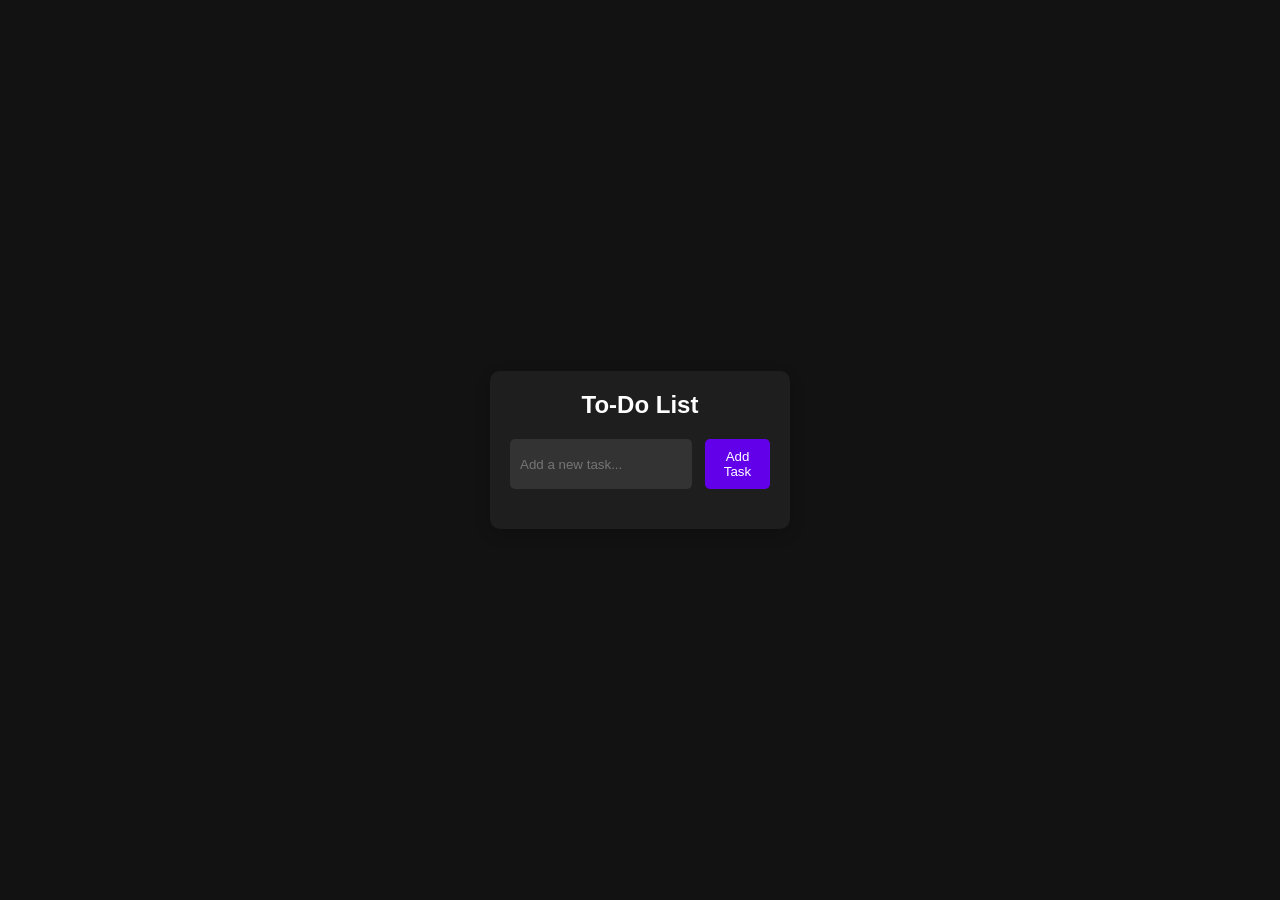
<file: 01_todo-localstorage/index.html>
<!DOCTYPE html>
<html lang="en">
  <head>
    <meta charset="UTF-8" />
    <meta name="viewport" content="width=device-width, initial-scale=1.0" />
    <title>Dark Mode To-Do List</title>
    <link rel="stylesheet" href="styles.css" />
  </head>
  <body>
    <div class="container">
      <h1>To-Do List</h1>
      <div class="input-container">
        <input type="text" id="todo-input" placeholder="Add a new task..." />
        <button id="add-task-btn">Add Task</button>
      </div>
      <ul id="todo-list"></ul>
    </div>
    <script src="script.js"></script>
  </body>
</html>
</file>
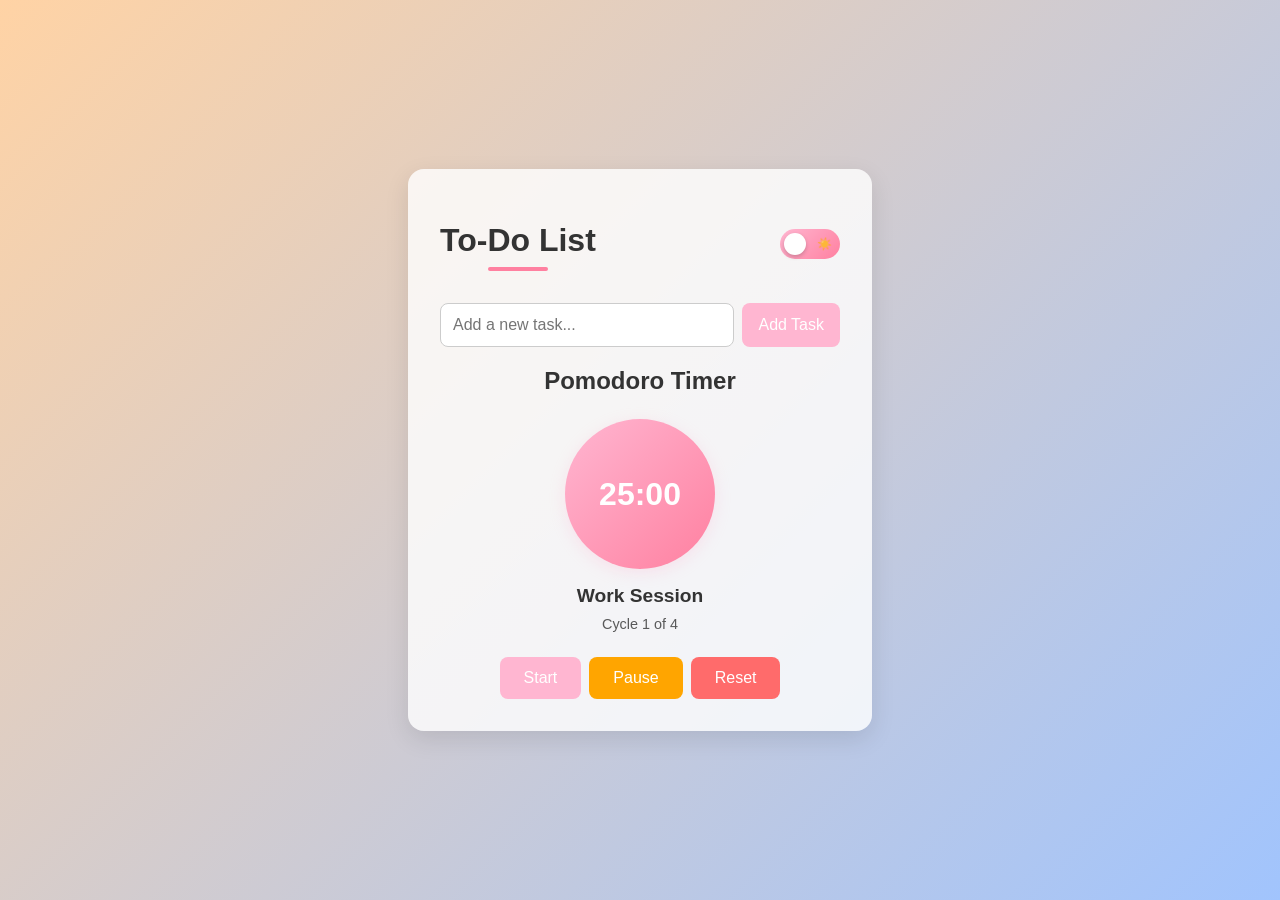
<file: 01_todo_localStorage/index.html>
<!DOCTYPE html>
<html lang="en">

<head>
  <meta charset="UTF-8" />
  <meta name="viewport" content="width=device-width, initial-scale=1.0" />
  <title>Dark Mode To-Do List</title>
  <link rel="stylesheet" href="styles.css" />
</head>

<body>
  <div class="container">
    <div class="header">
      <h1>To-Do List</h1>
      <div class="theme-toggle">
        <input type="checkbox" id="theme-switch" />
        <label for="theme-switch" class="toggle-slider"></label>
      </div>
    </div>
    <div class="input-container">
      <input type="text" id="todo-input" placeholder="Add a new task..." />
      <button id="add-task-btn">Add Task</button>
    </div>
    
    <ul id="todo-list"></ul>
    
    <!-- Pomodoro Timer Section -->
    <div class="pomodoro-container">
      <h2>Pomodoro Timer</h2>
      <div class="timer-display">
        <div class="timer-circle">
          <span id="timer-minutes">25</span>:<span id="timer-seconds">00</span>
        </div>
        <div class="phase-info">
          <span id="current-phase">Work Session</span>
          <span id="cycle-count">Cycle 1 of 4</span>
        </div>
      </div>
      <div class="timer-controls">
        <button id="start-timer">Start</button>
        <button id="pause-timer">Pause</button>
        <button id="reset-timer">Reset</button>
      </div>
    </div>
  </div>
  <script src="cript.js"></script>
</body>

</html>
</file>
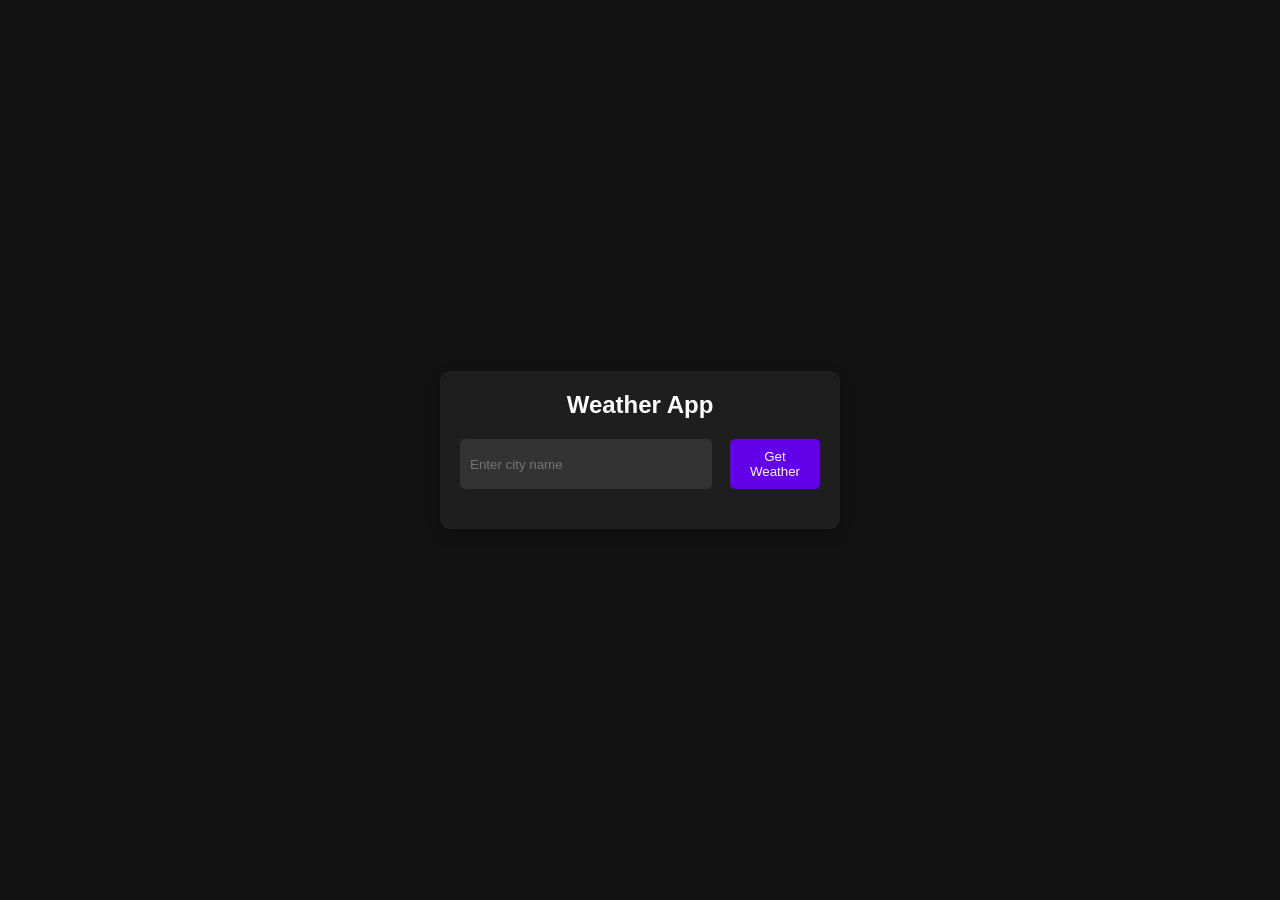
<file: 02_weather/index.html>
<!DOCTYPE html>
<html lang="en">
  <head>
    <meta charset="UTF-8" />
    <meta name="viewport" content="width=device-width, initial-scale=1.0" />
    <title>Weather App</title>
    <link rel="stylesheet" href="styles.css" />
  </head>
  <body>
    <div class="container">
      <h1>Weather App</h1>
      <div class="input-container">
        <input type="text" id="city-input" placeholder="Enter city name" />
        <button id="get-weather-btn">Get Weather</button>
      </div>
      <div id="weather-info" class="hidden">
        <h2 id="city-name"></h2>
        <p id="temperature"></p>
        <p id="description"></p>
      </div>
      <p id="error-message" class="hidden">City not found. Please try again.</p>
    </div>
    <script src="script.js"></script>
  </body>
</html>
</file>
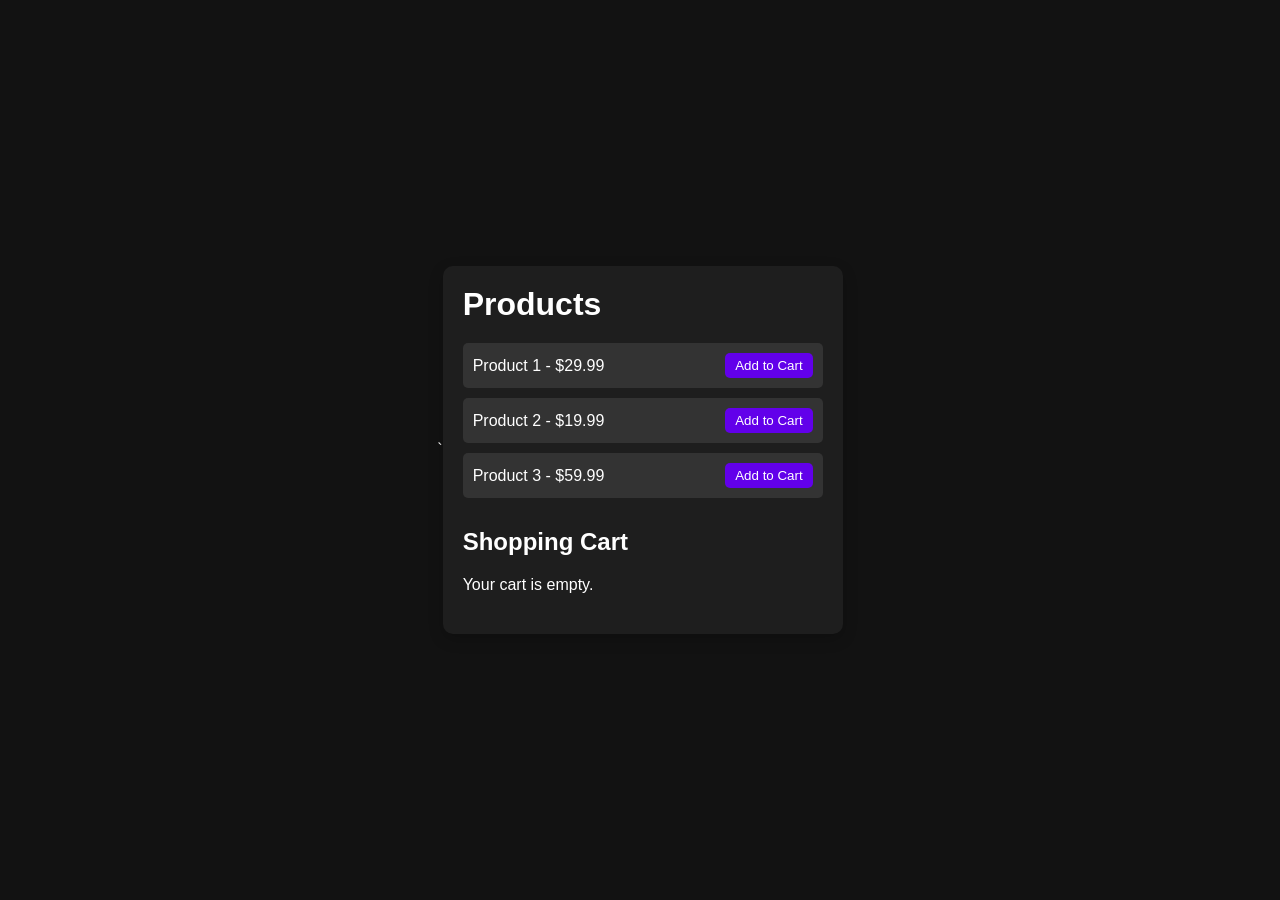
<file: 03_ecommerce/index.html>
<!DOCTYPE html>
<html lang="en">
  <head>
    <meta charset="UTF-8" />
    <meta name="viewport" content="width=device-width, initial-scale=1.0" />
    <title>Simple E-Commerce</title>
    <link rel="stylesheet" href="styles.css" />
  </head>
  <body>`
    <div class="container">
      <h1>Products</h1>
      <div id="product-list">
        <!-- Products will be dynamically added here by JavaScript -->
      </div>
      
      <h2>Shopping Cart</h2>
      <div id="cart-items">
        <p id="empty-cart">Your cart is empty.</p>
      </div>
      <div id="cart-total" class="hidden">
        <p>Total: <span id="total-price">$0.00</span></p>
        <button id="checkout-btn">Checkout</button>
      </div>
    </div>

    <script src="script.js"></script>
  </body>
</html>
</file>
<file: 01_todo-localstorage/styles.css>
/* styles.css */
* {
  margin: 0;
  padding: 0;
  box-sizing: border-box;
}

body {
  font-family: Arial, sans-serif;
  background-color: #121212;
  color: #ffffff;
  display: flex;
  justify-content: center;
  align-items: center;
  height: 100vh;
}

.container {
  background-color: #1e1e1e;
  padding: 20px;
  border-radius: 10px;
  width: 300px;
  box-shadow: 0 5px 15px rgba(0, 0, 0, 0.2);
}

h1 {
  text-align: center;
  margin-bottom: 20px;
  font-size: 24px;
}

.input-container {
  display: flex;
  justify-content: space-between;
  margin-bottom: 20px;
}

input[type="text"] {
  width: 70%;
  padding: 10px;
  background-color: #333333;
  border: none;
  border-radius: 5px;
  color: #fff;
  outline: none;
}

button {
  width: 25%;
  padding: 10px;
  background-color: #6200ea;
  border: none;
  border-radius: 5px;
  color: #fff;
  cursor: pointer;
  transition: background-color 0.3s;
}

button:hover {
  background-color: #3700b3;
}

ul {
  list-style-type: none;
  padding: 0;
}

li {
  background-color: #333333;
  padding: 10px;
  margin-bottom: 10px;
  border-radius: 5px;
  display: flex;
  justify-content: space-between;
  align-items: center;
}

li.completed {
  text-decoration: line-through;
  opacity: 0.7;
}

li button {
  background-color: #d32f2f;
  border: none;
  padding: 5px;
  color: white;
  border-radius: 5px;
  cursor: pointer;
}

li button:hover {
  background-color: #b71c1c;
}
</file>
<file: 01_todo_localStorage/styles.css>
/* ========== Pastel Aesthetic To-Do List Styles ========== */

/* Root theme colors - Light Mode */
:root {
  --bg-gradient-start: #ffd3a5; /* Peachy Blush */
  --bg-gradient-end: #a1c4fd;   /* Soft Lilac Dream */
  --card-bg: rgba(255, 255, 255, 0.8); /* Semi-transparent white */
  --text-color: #333; /* Dark-on-light for readability */
  --accent: #ff80a0; /* Subtle pink accent */
  --button-bg: #ffb6d1; /* Light cotton candy pink */
  --button-hover-bg: #ff9e8f; /* Motion-sensitive hover shade */
  --delete-btn-bg: #ff6b6b; /* Stronger coral for delete */
  --delete-btn-hover: #ff4d4f; /* Slightly deeper on hover */
  --transition-time: 0.3s;
}

/* Dark Mode Variables */
[data-theme="dark"] {
  --bg-gradient-start: #2c1810; /* Dark burgundy */
  --bg-gradient-end: #1a1a2e;   /* Dark navy */
  --card-bg: rgba(26, 26, 46, 0.9); /* Semi-transparent dark */
  --text-color: #e6e6e6; /* Light text for dark background */
  --accent: #ff6b9d; /* Brighter pink accent for dark mode */
  --button-bg: #ff8fab; /* Brighter button color */
  --button-hover-bg: #ff7a9a; /* Lighter hover shade */
  --delete-btn-bg: #ff4757; /* Bright coral for delete */
  --delete-btn-hover: #ff3742; /* Slightly deeper on hover */
}

/* Overall body styles */
body {
  margin: 0;
  height: 100vh;
  display: flex;
  align-items: center;
  justify-content: center;
  background: linear-gradient(135deg, var(--bg-gradient-start), var(--bg-gradient-end));
  font-family: 'Segoe UI', Tahoma, Geneva, Verdana, sans-serif;
  color: var(--text-color);
  transition: background var(--transition-time), color var(--transition-time);
}

/* Header with title and theme toggle */
.header {
  display: flex;
  justify-content: space-between;
  align-items: center;
  margin-bottom: 1rem;
  width: 100%;
}

/* Theme Toggle Switch */
.theme-toggle {
  position: relative;
  display: inline-block;
  width: 60px;
  height: 30px;
}

#theme-switch {
  opacity: 0;
  width: 0;
  height: 0;
}

.toggle-slider {
  position: absolute;
  cursor: pointer;
  top: 0;
  left: 0;
  right: 0;
  bottom: 0;
  background: linear-gradient(135deg, var(--button-bg), var(--accent));
  border-radius: 30px;
  transition: 0.4s;
}

.toggle-slider:before {
  position: absolute;
  content: "";
  height: 22px;
  width: 22px;
  left: 4px;
  bottom: 4px;
  background: white;
  border-radius: 50%;
  transition: 0.4s;
  box-shadow: 0 2px 4px rgba(0, 0, 0, 0.2);
}

#theme-switch:checked + .toggle-slider {
  background: linear-gradient(135deg, #667eea, #764ba2);
}

#theme-switch:checked + .toggle-slider:before {
  transform: translateX(30px);
  background: #e6e6e6;
}

/* Add moon and sun icons */
.toggle-slider:after {
  content: "☀️";
  position: absolute;
  right: 8px;
  top: 50%;
  transform: translateY(-50%);
  font-size: 12px;
  color: rgba(255, 255, 255, 0.8);
  transition: opacity 0.4s;
}

#theme-switch:checked + .toggle-slider:after {
  content: "🌙";
  left: 8px;
  right: auto;
}

/* Card container styling */
.container {
  background: var(--card-bg);
  padding: 2rem;
  border-radius: 16px;
  box-shadow: 0 8px 24px rgba(0, 0, 0, 0.1);
  width: 90%;
  max-width: 400px;
  text-align: center;
  animation: containerEntrance 0.8s ease-out forwards;
  opacity: 0;
  transform: translateY(30px) scale(0.95);
}

@keyframes containerEntrance {
  to {
    opacity: 1;
    transform: translateY(0) scale(1);
  }
}

/* Header with underline accent */
h1 {
  font-size: 2rem;
  margin-bottom: 1rem;
  position: relative;
}
h1::after {
  content: '';
  display: block;
  width: 60px;
  height: 4px;
  background: var(--accent);
  margin: 0.5rem auto 0;
  border-radius: 2px;
}

/* Input and add button layout */
.input-container {
  display: flex;
  gap: 0.5rem;
  margin-bottom: 1rem;
}
#todo-input {
  flex: 1;
  padding: 0.75rem;
  border: 1px solid #ccc;
  border-radius: 8px;
  background: #fff;
  color: var(--text-color);
  font-size: 1rem;
  transition: box-shadow var(--transition-time);
}
#todo-input:focus {
  outline: none;
  box-shadow: 0 0 8px var(--accent);
}

#add-task-btn {
  padding: 0 1rem;
  background: var(--button-bg);
  border: none;
  border-radius: 8px;
  color: #fff;
  font-size: 1rem;
  cursor: pointer;
  transition: background var(--transition-time), transform 0.2s;
}
#add-task-btn:hover {
  background: var(--button-hover-bg);
  transform: scale(1.05);
}

/* Task list styling */
#todo-list {
  list-style: none;
  padding: 0;
  margin: 0;
}
#todo-list li {
  background: rgba(255, 255, 255, 0.6);
  padding: 0.75rem 1rem;
  border-radius: 8px;
  margin-bottom: 0.75rem;
  display: flex;
  justify-content: space-between;
  align-items: center;
  animation: fadeInUp 0.4s ease-out forwards;
  opacity: 0;
  transform: translateY(20px);
  gap: 0.75rem;
}

#todo-list li.completed {
  opacity: 0.6;
  background: rgba(255, 255, 255, 0.3);
}

#todo-list li.completed .task-text {
  text-decoration: line-through;
  color: var(--text-color);
  opacity: 0.7;
}

.task-text {
  flex: 1;
  cursor: pointer;
  transition: all 0.3s ease;
}

.task-text:hover {
  opacity: 0.8;
}

.edit-input {
  flex: 1;
  padding: 0.5rem;
  border: 2px solid var(--accent);
  border-radius: 4px;
  background: var(--card-bg);
  color: var(--text-color);
  font-size: 1rem;
}

.edit-input:focus {
  outline: none;
  box-shadow: 0 0 8px var(--accent);
}
@keyframes fadeInUp {
  to {
    opacity: 1;
    transform: translateY(0);
  }
}

/* Delete button within tasks */
#todo-list button {
  background: var(--delete-btn-bg);
  border: none;
  border-radius: 4px;
  padding: 0.4rem 0.6rem;
  color: #fff;
  cursor: pointer;
  transition: background var(--transition-time);
}
#todo-list button:hover {
  background: var(--delete-btn-hover);
}

/* Responsive design adjustments */
@media (max-width: 500px) {
  .container {
    padding: 1.5rem;
  }
  h1 {
    font-size: 1.5rem;
  }
}

/* Dark mode specific styles */
[data-theme="dark"] .container {
  background: var(--card-bg);
  box-shadow: 0 8px 24px rgba(0, 0, 0, 0.3);
}

[data-theme="dark"] #todo-input {
  background: rgba(255, 255, 255, 0.1);
  border: 1px solid rgba(255, 255, 255, 0.2);
  color: var(--text-color);
}

[data-theme="dark"] #todo-input:focus {
  box-shadow: 0 0 8px var(--accent);
  background: rgba(255, 255, 255, 0.15);
}

[data-theme="dark"] #todo-input::placeholder {
  color: rgba(255, 255, 255, 0.6);
}

[data-theme="dark"] .filter-group select {
  background: rgba(255, 255, 255, 0.1);
  border: 1px solid rgba(255, 255, 255, 0.2);
  color: var(--text-color);
}

[data-theme="dark"] .filter-group select:focus {
  background: rgba(255, 255, 255, 0.15);
}

[data-theme="dark"] #todo-list li {
  background: rgba(255, 255, 255, 0.1);
  border: 1px solid rgba(255, 255, 255, 0.1);
}

[data-theme="dark"] #todo-list li.completed {
  background: rgba(255, 255, 255, 0.05);
}

[data-theme="dark"] .edit-input {
  background: rgba(255, 255, 255, 0.1);
  border: 2px solid var(--accent);
  color: var(--text-color);
}

[data-theme="dark"] .edit-input:focus {
  background: rgba(255, 255, 255, 0.15);
}

[data-theme="dark"] .timer-circle {
  box-shadow: 0 4px 15px rgba(255, 111, 157, 0.4);
}

[data-theme="dark"] .pomodoro-container {
  border-top-color: var(--accent);
}

.pomodoro-container h2 {
  font-size: 1.5rem;
  margin-bottom: 1.5rem;
  color: var(--text-color);
}

.timer-display {
  display: flex;
  flex-direction: column;
  align-items: center;
  margin-bottom: 1.5rem;
}

.timer-circle {
  width: 150px;
  height: 150px;
  border-radius: 50%;
  background: linear-gradient(135deg, var(--button-bg), var(--accent));
  display: flex;
  align-items: center;
  justify-content: center;
  font-size: 2rem;
  font-weight: bold;
  color: white;
  margin-bottom: 1rem;
  box-shadow: 0 4px 15px rgba(255, 182, 209, 0.3);
  transition: transform 0.3s ease;
}

.timer-circle.active {
  animation: pulse 1s infinite;
}

@keyframes pulse {
  0% { transform: scale(1); }
  50% { transform: scale(1.05); }
  100% { transform: scale(1); }
}

.phase-info {
  text-align: center;
}

#current-phase {
  display: block;
  font-size: 1.2rem;
  font-weight: bold;
  margin-bottom: 0.5rem;
}

#cycle-count {
  font-size: 0.9rem;
  color: var(--text-color);
  opacity: 0.8;
}

.timer-controls {
  display: flex;
  gap: 0.5rem;
  justify-content: center;
}

.timer-controls button {
  padding: 0.75rem 1.5rem;
  border: none;
  border-radius: 8px;
  font-size: 1rem;
  cursor: pointer;
  transition: all 0.3s ease;
}

#start-timer {
  background: var(--button-bg);
  color: white;
}

#start-timer:hover {
  background: var(--button-hover-bg);
  transform: translateY(-2px);
}

#pause-timer {
  background: #ffa500;
  color: white;
}

#pause-timer:hover {
  background: #ff8c00;
  transform: translateY(-2px);
}

#reset-timer {
  background: var(--delete-btn-bg);
  color: white;
}

#reset-timer:hover {
  background: var(--delete-btn-hover);
  transform: translateY(-2px);
}

.timer-controls button:disabled {
  opacity: 0.5;
  cursor: not-allowed;
  transform: none;
}

.timer-controls button:disabled:hover {
  transform: none;
}
</file>
<file: 02_weather/styles.css>
/* styles.css */
* {
    margin: 0;
    padding: 0;
    box-sizing: border-box;
}

body {
    font-family: Arial, sans-serif;
    background-color: #121212;
    color: #FFFFFF;
    display: flex;
    justify-content: center;
    align-items: center;
    height: 100vh;
}

.container {
    background-color: #1E1E1E;
    padding: 20px;
    border-radius: 10px;
    width: 400px;
    box-shadow: 0 5px 15px rgba(0, 0, 0, 0.2);
    text-align: center;
}

h1 {
    margin-bottom: 20px;
    font-size: 24px;
}

.input-container {
    display: flex;
    justify-content: space-between;
    margin-bottom: 20px;
}

input[type="text"] {
    width: 70%;
    padding: 10px;
    background-color: #333333;
    border: none;
    border-radius: 5px;
    color: #FFF;
    outline: none;
}

button {
    width: 25%;
    padding: 10px;
    background-color: #6200EA;
    border: none;
    border-radius: 5px;
    color: #FFF;
    cursor: pointer;
    transition: background-color 0.3s;
}

button:hover {
    background-color: #3700B3;
}

#weather-info {
    margin-top: 20px;
}

.hidden {
    display: none;
}

#error-message {
    color: #FF5722;
    margin-top: 20px;
}
</file>
<file: 03_ecommerce/styles.css>
/* styles.css */
* {
  margin: 0;
  padding: 0;
  box-sizing: border-box;
}

body {
  font-family: Arial, sans-serif;
  background-color: #121212;
  color: #ffffff;
  display: flex;
  justify-content: center;
  align-items: center;
  height: 100vh;
}

.container {
  width: 400px;
  padding: 20px;
  background-color: #1e1e1e;
  border-radius: 10px;
  box-shadow: 0 5px 15px rgba(0, 0, 0, 0.2);
}

h1,
h2 {
  margin-bottom: 20px;
}

#product-list {
  margin-bottom: 30px;
}

.product {
  background-color: #333333;
  padding: 10px;
  margin-bottom: 10px;
  display: flex;
  justify-content: space-between;
  align-items: center;
  border-radius: 5px;
}

.product button {
  background-color: #6200ea;
  border: none;
  padding: 5px 10px;
  color: #fff;
  border-radius: 5px;
  cursor: pointer;
  transition: background-color 0.3s;
}

.product button:hover {
  background-color: #3700b3;
}

#cart-items {
  margin-bottom: 20px;
}

#cart-total {
  text-align: right;
}

#checkout-btn {
  background-color: #6200ea;
  border: none;
  padding: 10px;
  color: white;
  border-radius: 5px;
  cursor: pointer;
  transition: background-color 0.3s;
}

#checkout-btn:hover {
  background-color: #3700b3;
}

.hidden {
  display: none;
}
</file>
